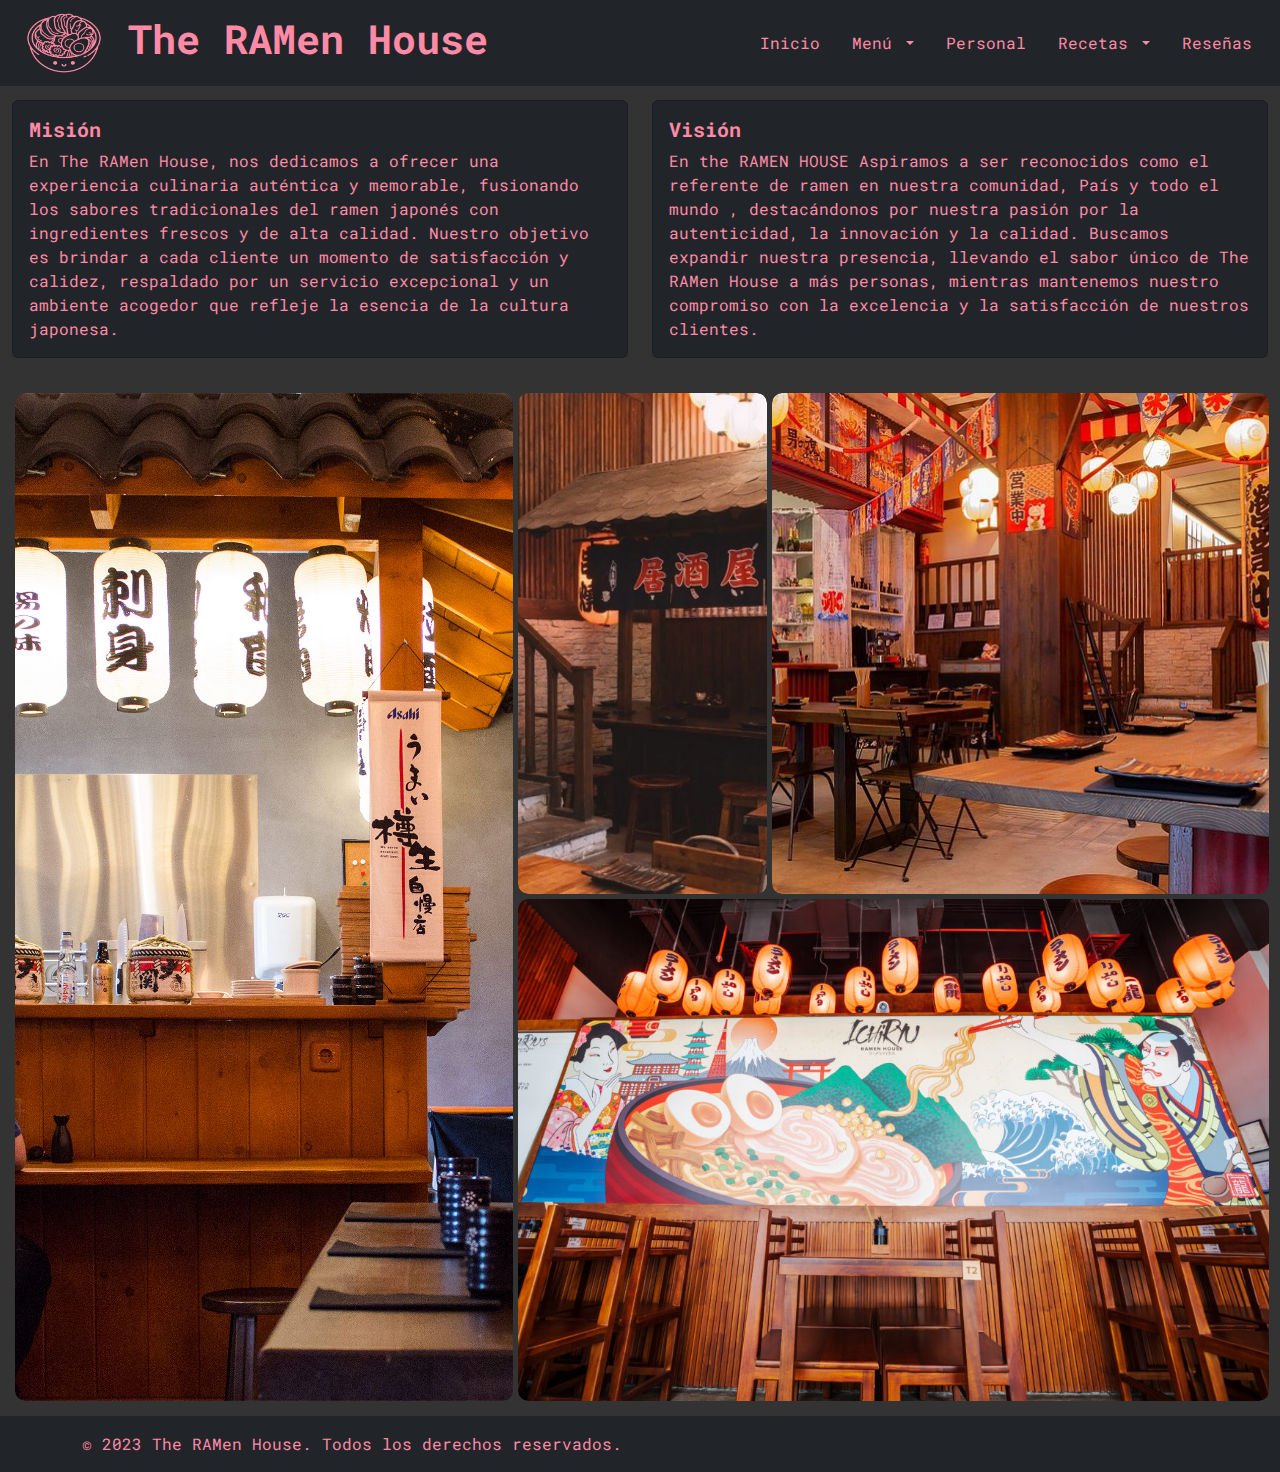
<file: index.html>
<!DOCTYPE html>
<html lang="es">
<head>
    <meta charset="UTF-8">
    <meta name="viewport" content="width=device-width, initial-scale=1.0">
    <title>The RAMen House</title>
    <meta name="description" content="Página Oficial del Restaurante The RAMen House">
    <meta name="keywords" content="Restaurante, Comida, Platillos">
    <meta name="author" content="Alison Saban">
    <meta property="og:title" content="The RAMen House">
    <meta property="og:description" content="Página Oficial del Restaurante The RAMen House">
    <meta property="og:image" content="imagen.jpg">
    <meta property="og:url" content="https://www.theramenhouse.com">
    <link rel="icon" href="imagenes/favicon.ico" type="image/x-icon">
    <link rel="stylesheet" href="styles.css">
    <link rel="preconnect" href="https://fonts.googleapis.com">
    <link rel="preconnect" href="https://fonts.gstatic.com" crossorigin>
    <link href="https://fonts.googleapis.com/css2?family=Roboto+Mono:ital,wght@0,400;0,700;1,400;1,700&display=swap" rel="stylesheet">
    <link href="https://cdn.jsdelivr.net/npm/bootstrap@5.3.3/dist/css/bootstrap.min.css" rel="stylesheet" integrity="sha384-QWTKZyjpPEjISv5WaRU9OFeRpok6YctnYmDr5pNlyT2bRjXh0JMhjY6hW+ALEwIH" crossorigin="anonymous">
<script src="https://cdn.jsdelivr.net/npm/bootstrap@5.3.3/dist/js/bootstrap.bundle.min.js" integrity="sha384-YvpcrYf0tY3lHB60NNkmXc5s9fDVZLESaAA55NDzOxhy9GkcIdslK1eN7N6jIeHz" crossorigin="anonymous"></script>   

</head>
<body>
    <nav class="navbar navbar-expand-md fixed-top bg-dark">
        <div class="container-fluid">
            <div class="container-fluid">
                <a class="navbar-brand fs-1" href="#">
                    <img src="imagenes/logo.webp" width="80" height="70">
                    The RAMen House 
                </a>
                    <button class="navbar-toggler" type="button" data-bs-toggle="collapse" data-bs-target= "#navbarCollapse" aria-controls="navbarCollapse" aria-expanded="false" aria-label="Toggle navigation">
                        <svg xmlns="http://www.w3.org/2000/svg" width="16" height="16" fill="currentColor" class="bi bi-list" viewBox="0 0 16 16">
                            <path fill-rule="evenodd" d="M2.5 12a.5.5 0 0 1 .5-.5h10a.5.5 0 0 1 0 1H3a.5.5 0 0 1-.5-.5m0-4a.5.5 0 0 1 .5-.5h10a.5.5 0 0 1 0 1H3a.5.5 0 0 1-.5-.5m0-4a.5.5 0 0 1 .5-.5h10a.5.5 0 0 1 0 1H3a.5.5 0 0 1-.5-.5"/>
                        </svg>
                    </button>
            </div>
            <div class="collapse navbar-collapse" id="navbarCollapse">
                <ul class="navbar-nav me-auto mb-2 mb-lg-0">
                    <li class="nav-item m-2">
                        <a class="nav-link active" aria-current="page" href="#">Inicio</a>
                    </li>
                    <li class="nav-item dropdown m-2">
                        <a class="nav-link dropdown-toggle" href="#" role="button" data-bs-toggle="dropdown" aria-expanded="false">
                        Menú
                        </a>
                        <ul class="dropdown-menu">
                            <li><a class="dropdown-item" href="menu/platos_fuertes.html">Platos fuertes</a></li>
                            <li><a class="dropdown-item" href="menu/postres.html">Postres</a></li>
                        </ul>
                    </li>
                    <li class="nav-item m-2">
                        <a class="nav-link" href="personal/personal.html">Personal</a>
                    </li>
                    <li class="nav-item dropdown m-2">
                        <a class="nav-link dropdown-toggle" href="#" role="button" data-bs-toggle="dropdown" aria-expanded="false">
                        Recetas
                        </a>
                        <ul class="dropdown-menu ">
                            <li><a class="dropdown-item" href="recetas/recetas-dulces.html">Recetas dulces</a></li>
                            <li><a class="dropdown-item" href="recetas/recetas-saladas.html">Recetas saladas</a></li>
                        </ul>
                    </li>
                    <li class="nav-item m-2">
                        <a class="nav-link" href="resenias/resenias.html">Reseñas</a>
                    </li>
                </ul>   
            </div>
        </div>
    </nav>
    <div class="container-fluid" style="margin-top: 100px !important;">
        <div class="row">
            <div class="col-12 col-md-6">
                <div class="card bg-dark">
                    <div class="card-body">
                        <h5 class="card-title">Misión</h5>
                        <p class="card-text">                        
                            <i>En The RAMen House</i>, nos dedicamos a ofrecer una experiencia culinaria auténtica y 
                            memorable, fusionando los sabores tradicionales del ramen japonés con ingredientes 
                            frescos y de alta calidad. Nuestro objetivo es brindar a cada cliente un momento de 
                            satisfacción y calidez, respaldado por un servicio excepcional y un ambiente acogedor 
                            que refleje la esencia de la cultura japonesa.
                        </p>
                    </div>
                </div>
            </div>
            <div class="col-12 col-md-6">
                <div class="card bg-dark">
                    <div class="card-body">
                        <h5 class="card-title">Visión</h5>
                        <p class="card-text">
                            En the RAMEN HOUSE Aspiramos a ser reconocidos como el referente de ramen en nuestra comunidad, País y todo el mundo ,
                            destacándonos por nuestra pasión por la autenticidad, la innovación y la calidad.
                            Buscamos expandir nuestra presencia, llevando el sabor único de The RAMen House a
                            más personas, mientras mantenemos nuestro compromiso con la excelencia y la
                            satisfacción de nuestros clientes.
                        </p>
                    </div>
                </div>
            </div>

        </div>
    </div>

    <div class="imagenes" >
        <div class="area-a"><img src="imagenes/imagen_restaurante_1.jpg" alt="Interior del restaurante The RAMen House"></div>
        <div class="area-b"><img src="imagenes/imagen_restaurante_4.jpg" alt="Plato de ramen servido en The RAMen House"></div>
        <div class="area-c"><img src="imagenes/imagen_restaurante_3.jpg" alt="Chef preparando ramen en The RAMen House"></div>
        <div class="area-d"><img src="imagenes/imagen_restaurante_2.jpg" alt="Clientes disfrutando de su comida en The RAMen House"></div>
    </div>

    <footer class="footer mt-auto py-3 bg-dark">
        <div class="container">
            <span class="text-body">
                &copy; 2023 The RAMen House. Todos los derechos reservados.
            </span>
        </div>
    </footer>
</body>
</html>
</file>
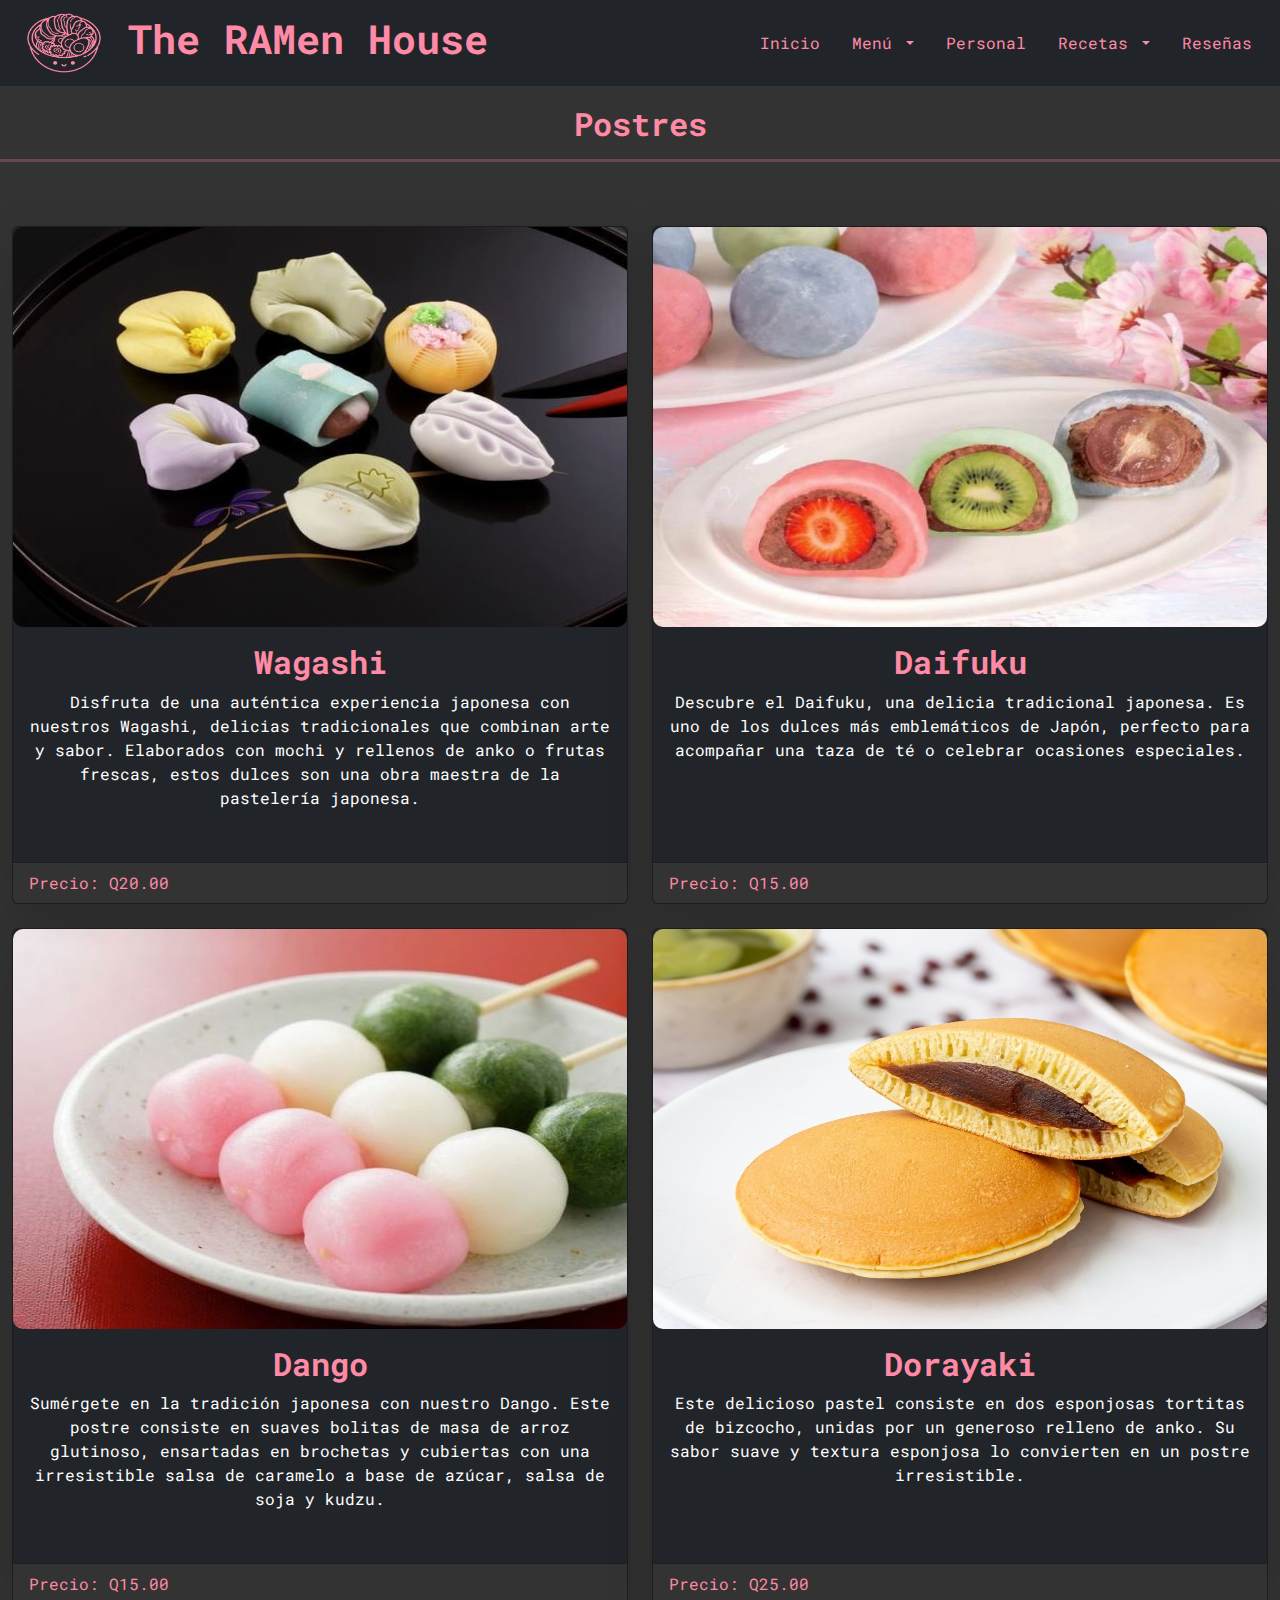
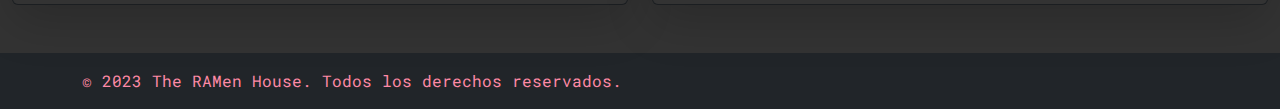
<file: menu/postres.html>
<!DOCTYPE html>
<html lang="es">
<head>
    <meta charset="UTF-8">
    <meta name="viewport" content="width=device-width, initial-scale=1.0">
    <title>The RAMen House</title>
    <meta name="description" content="Página Oficial del Restaurante The RAMen House">
    <meta name="keywords" content="Restaurante, Comida, Platillos">
    <meta name="author" content="Alison Saban">
    <meta property="og:title" content="The RAMen House">
    <meta property="og:description" content="Página Oficial del Restaurante The RAMen House">
    <meta property="og:image" content="imagen.jpg">
    <meta property="og:url" content="https://www.theramenhouse.com">
    <link rel="icon" href="imagenes/favicon.ico" type="image/x-icon">
    <link rel="stylesheet" href="../styles.css">
    <link rel="preconnect" href="https://fonts.googleapis.com">
    <link rel="preconnect" href="https://fonts.gstatic.com" crossorigin>
    <link href="https://fonts.googleapis.com/css2?family=Roboto+Mono:ital,wght@0,400;0,700;1,400;1,700&display=swap" rel="stylesheet">
    <link href="https://cdn.jsdelivr.net/npm/bootstrap@5.3.3/dist/css/bootstrap.min.css" rel="stylesheet" integrity="sha384-QWTKZyjpPEjISv5WaRU9OFeRpok6YctnYmDr5pNlyT2bRjXh0JMhjY6hW+ALEwIH" crossorigin="anonymous">
<script src="https://cdn.jsdelivr.net/npm/bootstrap@5.3.3/dist/js/bootstrap.bundle.min.js" integrity="sha384-YvpcrYf0tY3lHB60NNkmXc5s9fDVZLESaAA55NDzOxhy9GkcIdslK1eN7N6jIeHz" crossorigin="anonymous"></script>            
</head>
<body>
    <nav class="navbar navbar-expand-md fixed-top bg-dark" style="min-width: 530px;">
        <div class="container-fluid">
            <div class="container-fluid">
                <a class="navbar-brand fs-1" href="#">
                    <img src="../imagenes/logo.webp" width="80" height="70">
                    The RAMen House 
                </a>
                <button class="navbar-toggler" type="button" data-bs-toggle="collapse" data-bs-target= "#navbarCollapse" aria-controls="navbarCollapse" aria-expanded="false" aria-label="Toggle navigation">
                    <svg xmlns="http://www.w3.org/2000/svg" width="16" height="16" fill="currentColor" class="bi bi-list" viewBox="0 0 16 16">
                        <path fill-rule="evenodd" d="M2.5 12a.5.5 0 0 1 .5-.5h10a.5.5 0 0 1 0 1H3a.5.5 0 0 1-.5-.5m0-4a.5.5 0 0 1 .5-.5h10a.5.5 0 0 1 0 1H3a.5.5 0 0 1-.5-.5m0-4a.5.5 0 0 1 .5-.5h10a.5.5 0 0 1 0 1H3a.5.5 0 0 1-.5-.5"/>
                    </svg>
                </button>
            </div>
            <div class="collapse navbar-collapse" id="navbarCollapse">
                <ul class="navbar-nav me-auto mb-2 mb-lg-0">
                    <li class="nav-item m-2">
                        <a class="nav-link " aria-current="page" href="../index.html">Inicio</a>
                    </li>
                    <li class="nav-item dropdown m-2">
                        <a class="nav-link dropdown-toggle" href="#" role="button" data-bs-toggle="dropdown" aria-expanded="false">
                        Menú
                        </a>
                        <ul class="dropdown-menu">
                            <li><a class="dropdown-item" href="../menu/platos_fuertes.html">Platos fuertes</a></li>
                            <li><a class="dropdown-item active" href="#">Postres</a></li>
                        </ul>
                    </li>
                    <li class="nav-item m-2">
                        <a class="nav-link" href="../personal/personal.html">Personal</a>
                    </li>
                    <li class="nav-item dropdown m-2">
                        <a class="nav-link dropdown-toggle" href="#" role="button" data-bs-toggle="dropdown" aria-expanded="false">
                        Recetas
                        </a>
                        <ul class="dropdown-menu ">
                            <li><a class="dropdown-item active" href="../recetas/recetas-dulces.html">Recetas dulces</a></li>
                            <li><a class="dropdown-item" href="..recetas/recetas-saladas.html">Recetas saladas</a></li>
                        </ul>
                    </li>
                    <li class="nav-item m-2">
                        <a class="nav-link" href="../resenias/resenias.html">Reseñas</a>
                    </li>
                </ul>   
            </div>
        </div>
    </nav>
    
    <h2 class="titulo">Postres</h2> 
    <hr class="thick-hr">

    <div class="container-fluid py-5">
        <div class="row row-cols-1 row-cols-md-2 g-4">
            <div class="col">
                <div class="card bg-dark h-100 shadow-lg">
                    <img src="../imagenes/wagashi-pastelería-japonesa.jpg" class="menu-img" alt="Wagashi">
                    <div class="card-body text-center">
                        <h2 class="card-title">Wagashi</h2>
                        <p class="text-white">
                            Disfruta de una auténtica experiencia japonesa con nuestros Wagashi, delicias tradicionales que combinan arte y sabor. Elaborados con mochi y rellenos de anko o frutas frescas, estos dulces son una obra maestra de la pastelería japonesa.
                        </p>
                    </div>
                    <ul class="list-group list-group-flush">
                        <li class="list-group-item">Precio: Q20.00</li>
                    </ul>
                </div>
            </div>

            <div class="col">
                <div class="card bg-dark h-100 shadow-lg">
                    <img src="../imagenes/daifuku-mochi.jpg" class="menu-img" alt="Daifuku">
                    <div class="card-body text-center">
                        <h2 class="card-title">Daifuku</h2>
                        <p class="text-white">
                            Descubre el Daifuku, una delicia tradicional japonesa. Es uno de los dulces más emblemáticos de Japón, perfecto para acompañar una taza de té o celebrar ocasiones especiales.
                        </p>
                    </div>
                    <ul class="list-group list-group-flush ">
                        <li class="list-group-item">Precio: Q15.00</li>
                    </ul>
                </div>
            </div>

            <div class="col">
                <div class="card bg-dark h-100 shadow-lg">
                    <img src="../imagenes/dango.jpg" class="menu-img" alt="Dango">
                    <div class="card-body text-center">
                        <h2 class="card-title">Dango</h2>
                        <p class="text-white">
                            Sumérgete en la tradición japonesa con nuestro Dango. Este postre consiste en suaves bolitas de masa de arroz glutinoso, ensartadas en brochetas y cubiertas con una irresistible salsa de caramelo a base de azúcar, salsa de soja y kudzu.
                        </p>
                    </div>
                    <ul class="list-group list-group-flush ">
                        <li class="list-group-item">Precio: Q15.00</li>
                    </ul>
                </div>
            </div>

            <div class="col">
                <div class="card bg-dark h-100 shadow-lg">
                    <img src="../imagenes/dorayaki.jpg" class="menu-img" alt="Dorayaki">
                    <div class="card-body text-center">
                        <h2 class="card-title">Dorayaki</h2>
                        <p class="text-white">
                            Este delicioso pastel consiste en dos esponjosas tortitas de bizcocho, unidas por un generoso relleno de anko. Su sabor suave y textura esponjosa lo convierten en un postre irresistible.
                        </p>
                    </div>
                    <ul class="list-group list-group-flush ">
                        <li class="list-group-item">Precio: Q25.00</li>
                    </ul>
                </div>
            </div>
        </div>
    </div>



    <footer class="footer mt-auto py-3 bg-dark">
        <div class="container">
            <span class="text-body">
                &copy; 2023 The RAMen House. Todos los derechos reservados.
            </span>
        </div>
    </footer>
</body>
</html>
</file>
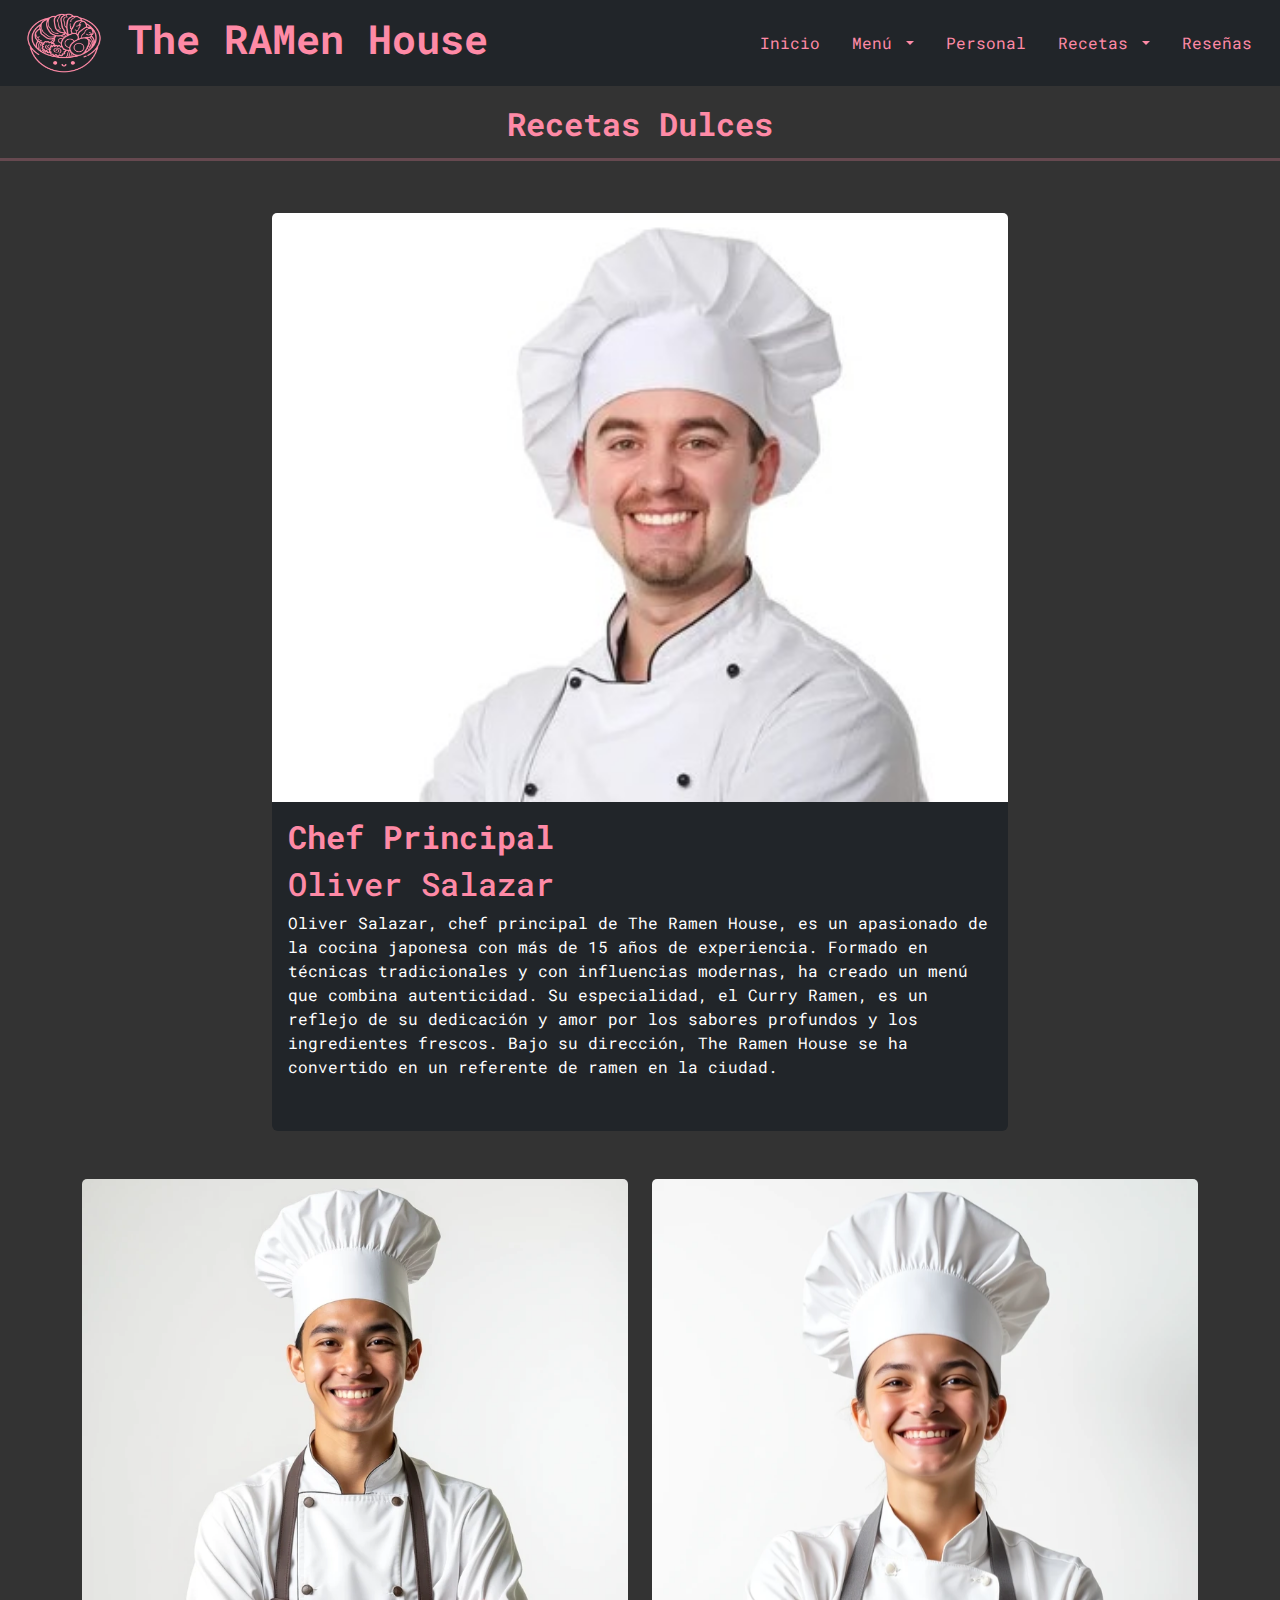
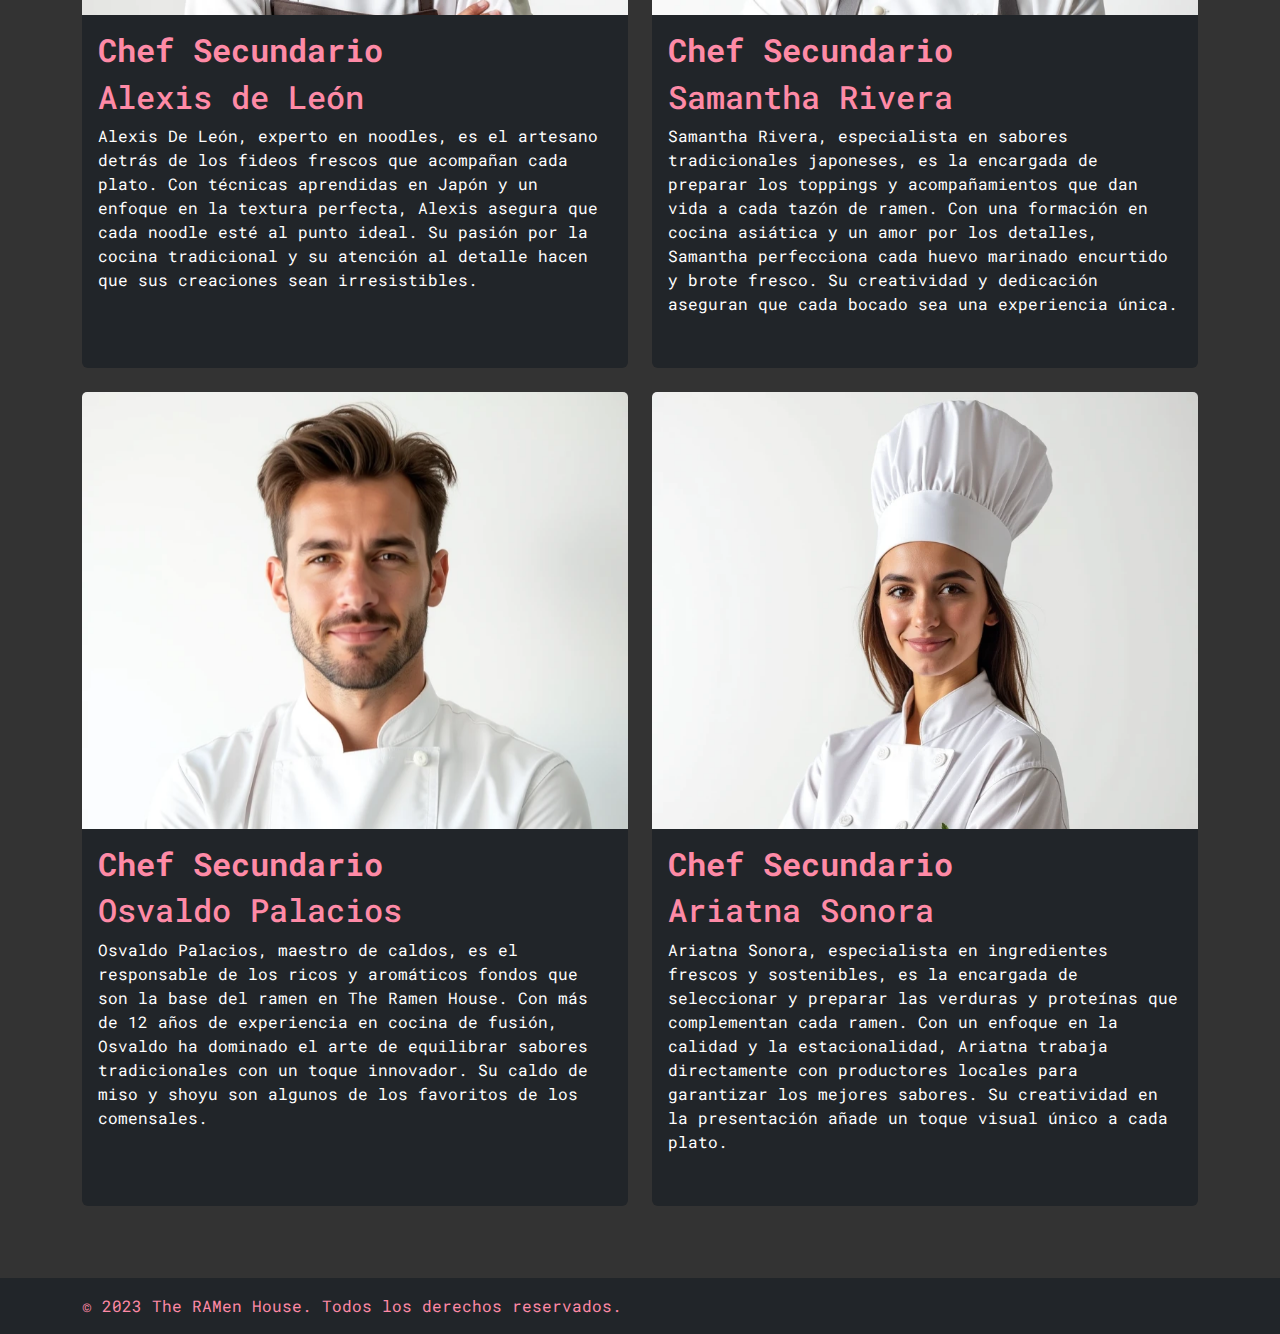
<file: personal/personal.html>
<!DOCTYPE html>
<html lang="es">
<head>
    <meta charset="UTF-8">
    <meta name="viewport" content="width=device-width, initial-scale=1.0">
    <title>The RAMen House</title>
    <meta name="description" content="Página Oficial del Restaurante The RAMen House">
    <meta name="keywords" content="Restaurante, Comida, Platillos">
    <meta name="author" content="Alison Saban">
    <meta property="og:title" content="The RAMen House">
    <meta property="og:description" content="Página Oficial del Restaurante The RAMen House">
    <meta property="og:image" content="imagen.jpg">
    <meta property="og:url" content="https://www.theramenhouse.com">
    <link rel="icon" href="../imagenes/favicon.ico" type="image/x-icon">
    <link rel="stylesheet" href="../styles.css">
    <link rel="preconnect" href="https://fonts.googleapis.com">
    <link rel="preconnect" href="https://fonts.gstatic.com" crossorigin>
    <link href="https://fonts.googleapis.com/css2?family=Roboto+Mono:ital,wght@0,400;0,700;1,400;1,700&display=swap" rel="stylesheet">
    <link href="https://cdn.jsdelivr.net/npm/bootstrap@5.3.3/dist/css/bootstrap.min.css" rel="stylesheet" integrity="sha384-QWTKZyjpPEjISv5WaRU9OFeRpok6YctnYmDr5pNlyT2bRjXh0JMhjY6hW+ALEwIH" crossorigin="anonymous">
<script src="https://cdn.jsdelivr.net/npm/bootstrap@5.3.3/dist/js/bootstrap.bundle.min.js" integrity="sha384-YvpcrYf0tY3lHB60NNkmXc5s9fDVZLESaAA55NDzOxhy9GkcIdslK1eN7N6jIeHz" crossorigin="anonymous"></script>            
</head>
<body>
    <nav class="navbar navbar-expand-md fixed-top bg-dark" style="min-width: 530px;">
        <div class="container-fluid">
            <div class="container-fluid">
                <a class="navbar-brand fs-1" href="#">
                    <img src="../imagenes/logo.webp" width="80" height="70">
                    The RAMen House 
                </a>
                <button class="navbar-toggler" type="button" data-bs-toggle="collapse" data-bs-target= "#navbarCollapse" aria-controls="navbarCollapse" aria-expanded="false" aria-label="Toggle navigation">
                    <svg xmlns="http://www.w3.org/2000/svg" width="16" height="16" fill="currentColor" class="bi bi-list" viewBox="0 0 16 16">
                        <path fill-rule="evenodd" d="M2.5 12a.5.5 0 0 1 .5-.5h10a.5.5 0 0 1 0 1H3a.5.5 0 0 1-.5-.5m0-4a.5.5 0 0 1 .5-.5h10a.5.5 0 0 1 0 1H3a.5.5 0 0 1-.5-.5m0-4a.5.5 0 0 1 .5-.5h10a.5.5 0 0 1 0 1H3a.5.5 0 0 1-.5-.5"/>
                    </svg>
                </button>
            </div>
            <div class="collapse navbar-collapse" id="navbarCollapse">
                <ul class="navbar-nav me-auto mb-2 mb-lg-0">
                    <li class="nav-item m-2">
                        <a class="nav-link " aria-current="page" href="../index.html">Inicio</a>
                    </li>
                    <li class="nav-item dropdown m-2">
                        <a class="nav-link dropdown-toggle" href="#" role="button" data-bs-toggle="dropdown" aria-expanded="false">
                        Menú
                        </a>
                        <ul class="dropdown-menu">
                            <li><a class="dropdown-item" href="../menu/platos_fuertes.html">Platos fuertes</a></li>
                            <li><a class="dropdown-item" href="../menu/postres.html">Postres</a></li>
                        </ul>
                    </li>
                    <li class="nav-item m-2">
                        <a class="nav-link active" href="#">Personal</a>
                    </li>
                    <li class="nav-item dropdown m-2">
                        <a class="nav-link dropdown-toggle" href="#" role="button" data-bs-toggle="dropdown" aria-expanded="false">
                        Recetas
                        </a>
                        <ul class="dropdown-menu ">
                            <li><a class="dropdown-item" href="../recetas/recetas-dulces.html">Recetas dulces</a></li>
                            <li><a class="dropdown-item" href="../recetas/recetas-saladas.html">Recetas saladas</a></li>
                        </ul>
                    </li>
                    <li class="nav-item m-2">
                        <a class="nav-link" href="../resenias/resenias.html">Reseñas</a>
                    </li>
                </ul>   
            </div>
        </div>
    </nav>
    
    <h2 class="titulo">Recetas Dulces</h2>
    <hr class="thick-hr my-1">

    <div class="container py-5">
        <div class="row justify-content-center mb-5">
            <div class="col-md-8">
                <div class="card bg-dark border-0 h-100 d-flex flex-column">
                    <img src="../imagenes/chef_principal.jpg" class="card-img-top" alt="Chef Oliver Salazar">
                    <div class="card-body d-flex flex-column">
                        <h2 class="card-title">Chef Principal</h2>
                        <h2 class="card-text">Oliver Salazar</h2>
                        <p class="text-white flex-grow-1">
                            Oliver Salazar, chef principal de <b><i>The Ramen House</i></b>, es un apasionado de la cocina japonesa con más de 15 años de experiencia. Formado en técnicas tradicionales y con influencias modernas, ha creado un menú que combina autenticidad. Su especialidad, el Curry Ramen, es un reflejo de su dedicación y amor por los sabores profundos y los ingredientes frescos. Bajo su dirección, <b><i>The Ramen House</i></b> se ha convertido en un referente de ramen en la ciudad.
                        </p>
                    </div>
                </div>
            </div>
        </div>

        <div class="row">
            <div class="col-md-6 mb-4 d-flex">
                <div class="card bg-dark border-0 h-100 d-flex flex-column flex-fill">
                    <img src="../imagenes/chef_alexis.png" class="card-img-top" alt="Chef Alexis de León">
                    <div class="card-body d-flex flex-column">
                        <h2 class="card-title">Chef Secundario</h2>
                        <h2 class="card-text">Alexis de León</h2>
                        <p class="text-white flex-grow-1">
                            Alexis De León, experto en noodles, es el artesano detrás de los fideos frescos que acompañan cada plato. Con técnicas aprendidas en Japón y un enfoque en la textura perfecta, Alexis asegura que cada noodle esté al punto ideal. Su pasión por la cocina tradicional y su atención al detalle hacen que sus creaciones sean irresistibles.
                        </p>
                    </div>
                </div>
            </div>

            <div class="col-md-6 mb-4 d-flex">
                <div class="card bg-dark border-0 h-100 d-flex flex-column flex-fill">
                    <img src="../imagenes/chef_samantha.png" class="card-img-top" alt="Chef Samantha Rivera">
                    <div class="card-body d-flex flex-column">
                        <h2 class="card-title">Chef Secundario</h2>
                        <h2 class="card-text">Samantha Rivera</h2>
                        <p class="text-white flex-grow-1">
                            Samantha Rivera, especialista en sabores tradicionales japoneses, es la encargada de preparar los toppings y acompañamientos que dan vida a cada tazón de ramen. Con una formación en cocina asiática y un amor por los detalles, Samantha perfecciona cada huevo marinado encurtido y brote fresco. Su creatividad y dedicación aseguran que cada bocado sea una experiencia única.
                        </p>
                    </div>
                </div>
            </div>

            <div class="col-md-6 mb-4 d-flex">
                <div class="card bg-dark border-0 h-100 d-flex flex-column flex-fill">
                    <img src="../imagenes/chef_osvaldo.png" class="card-img-top" alt="Chef Osvaldo Palacios">
                    <div class="card-body d-flex flex-column">
                        <h2 class="card-title">Chef Secundario</h2>
                        <h2 class="card-text">Osvaldo Palacios</h2>
                        <p class="text-white flex-grow-1">
                            Osvaldo Palacios, maestro de caldos, es el responsable de los ricos y aromáticos fondos que son la base del ramen en The Ramen House. Con más de 12 años de experiencia en cocina de fusión, Osvaldo ha dominado el arte de equilibrar sabores tradicionales con un toque innovador. Su caldo de miso y shoyu son algunos de los favoritos de los comensales.
                        </p>
                    </div>
                </div>
            </div>

            <div class="col-md-6 mb-4 d-flex">
                <div class="card bg-dark border-0 h-100 d-flex flex-column flex-fill">
                    <img src="../imagenes/chef_ariatna.png" class="card-img-top" alt="Chef Ariatna Sonora">
                    <div class="card-body d-flex flex-column">
                        <h2 class="card-title">Chef Secundario</h2>
                        <h2 class="card-text">Ariatna Sonora</h2>
                        <p class="text-white flex-grow-1">
                            Ariatna Sonora, especialista en ingredientes frescos y sostenibles, es la encargada de seleccionar y preparar las verduras y proteínas que complementan cada ramen. Con un enfoque en la calidad y la estacionalidad, Ariatna trabaja directamente con productores locales para garantizar los mejores sabores. Su creatividad en la presentación añade un toque visual único a cada plato.
                        </p>
                    </div>
                </div>
            </div>
        </div>
    </div>
    
    <footer class="footer mt-auto py-3 bg-dark">
        <div class="container">
            <span class="text-body">
                &copy; 2023 The RAMen House. Todos los derechos reservados.
            </span>
        </div>
    </footer>
</body>
</html>
</file>
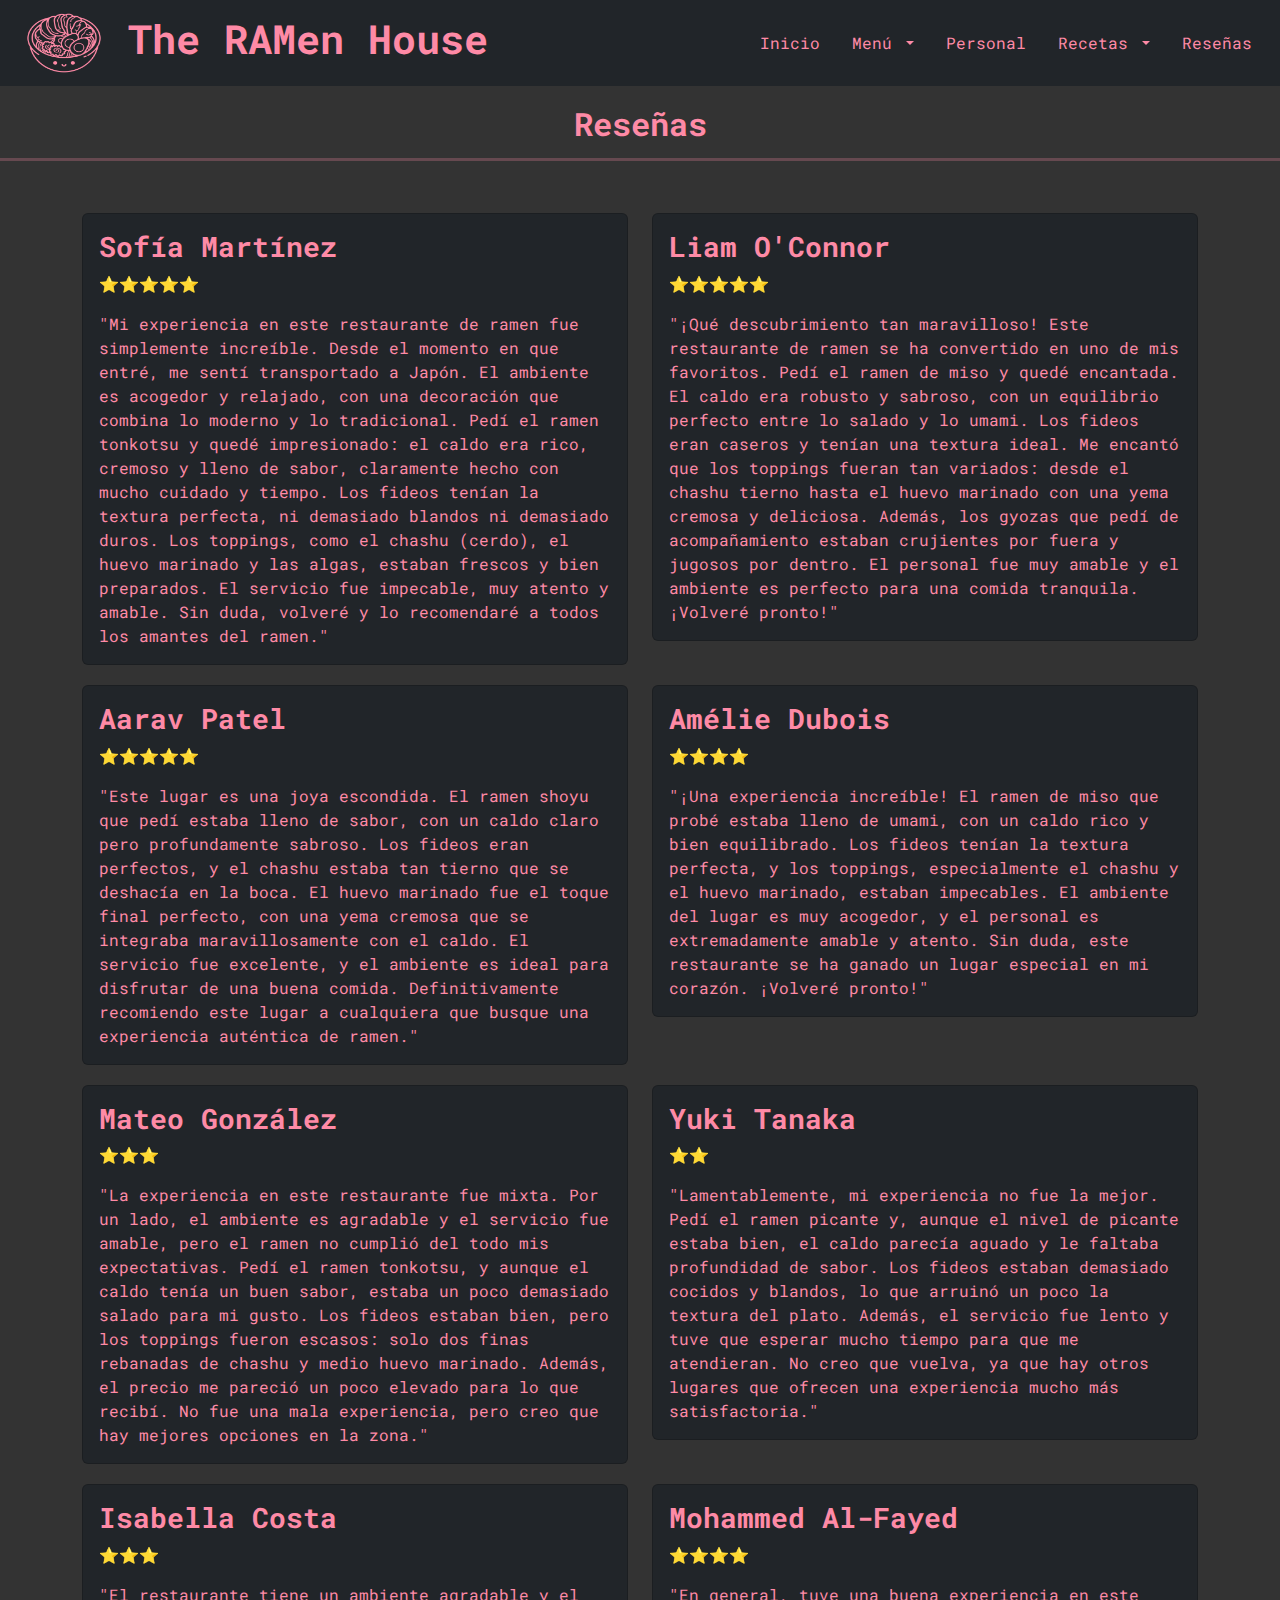
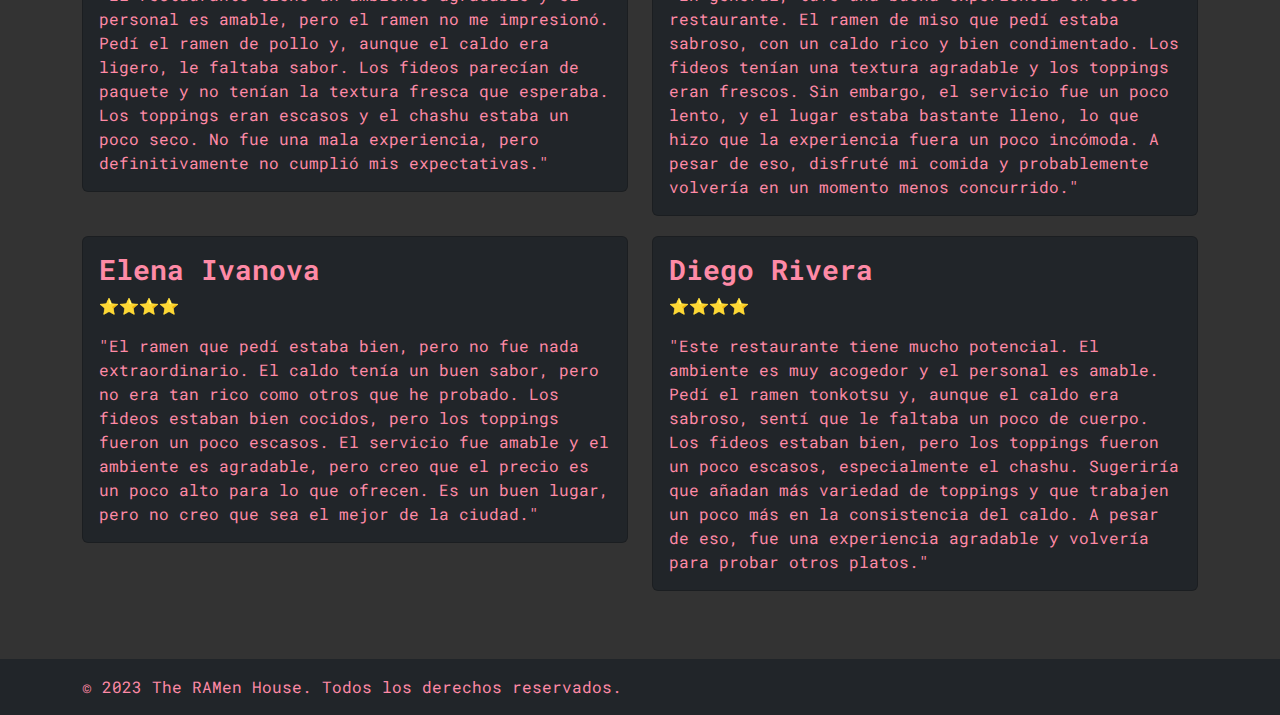
<file: resenias/resenias.html>
<!DOCTYPE html>
<html lang="es">
<head>
    <meta charset="UTF-8">
    <meta name="viewport" content="width=device-width, initial-scale=1.0">
    <title>The RAMen House</title>
    <meta name="description" content="Página Oficial del Restaurante The RAMen House">
    <meta name="keywords" content="Restaurante, Comida, Platillos">
    <meta name="author" content="Alison Saban">
    <meta property="og:title" content="The RAMen House">
    <meta property="og:description" content="Página Oficial del Restaurante The RAMen House">
    <meta property="og:image" content="imagen.jpg">
    <meta property="og:url" content="https://www.theramenhouse.com">
    <link rel="icon" href="imagenes/favicon.ico" type="image/x-icon">
    <link rel="stylesheet" href="../styles.css">
    <link rel="preconnect" href="https://fonts.googleapis.com">
    <link rel="preconnect" href="https://fonts.gstatic.com" crossorigin>
    <link href="https://fonts.googleapis.com/css2?family=Roboto+Mono:ital,wght@0,400;0,700;1,400;1,700&display=swap" rel="stylesheet">
    <link href="https://cdn.jsdelivr.net/npm/bootstrap@5.3.3/dist/css/bootstrap.min.css" rel="stylesheet" integrity="sha384-QWTKZyjpPEjISv5WaRU9OFeRpok6YctnYmDr5pNlyT2bRjXh0JMhjY6hW+ALEwIH" crossorigin="anonymous">
<script src="https://cdn.jsdelivr.net/npm/bootstrap@5.3.3/dist/js/bootstrap.bundle.min.js" integrity="sha384-YvpcrYf0tY3lHB60NNkmXc5s9fDVZLESaAA55NDzOxhy9GkcIdslK1eN7N6jIeHz" crossorigin="anonymous"></script>            
</head>

<body>
    <nav class="navbar navbar-expand-md fixed-top bg-dark" style="min-width: 530px;">
        <div class="container-fluid">
            <div class="container-fluid">
                <a class="navbar-brand fs-1" href="#">
                    <img src="../imagenes/logo.webp" width="80" height="70">
                    The RAMen House 
                </a>
                <button class="navbar-toggler" type="button" data-bs-toggle="collapse" data-bs-target= "#navbarCollapse" aria-controls="navbarCollapse" aria-expanded="false" aria-label="Toggle navigation">
                    <svg xmlns="http://www.w3.org/2000/svg" width="16" height="16" fill="currentColor" class="bi bi-list" viewBox="0 0 16 16">
                        <path fill-rule="evenodd" d="M2.5 12a.5.5 0 0 1 .5-.5h10a.5.5 0 0 1 0 1H3a.5.5 0 0 1-.5-.5m0-4a.5.5 0 0 1 .5-.5h10a.5.5 0 0 1 0 1H3a.5.5 0 0 1-.5-.5m0-4a.5.5 0 0 1 .5-.5h10a.5.5 0 0 1 0 1H3a.5.5 0 0 1-.5-.5"/>
                    </svg>
                </button>
            </div>
            <div class="collapse navbar-collapse" id="navbarCollapse">
                <ul class="navbar-nav me-auto mb-2 mb-lg-0">
                    <li class="nav-item m-2">
                        <a class="nav-link " aria-current="page" href="../index.html">Inicio</a>
                    </li>
                    <li class="nav-item dropdown m-2">
                        <a class="nav-link dropdown-toggle" href="#" role="button" data-bs-toggle="dropdown" aria-expanded="false">
                        Menú
                        </a>
                        <ul class="dropdown-menu">
                            <li><a class="dropdown-item" href="../menu/platos_fuertes.html">Platos fuertes</a></li>
                            <li><a class="dropdown-item" href="../menu/postres.html">Postres</a></li>
                        </ul>
                    </li>
                    <li class="nav-item m-2">
                        <a class="nav-link" href="../personal/personal.html">Personal</a>
                    </li>
                    <li class="nav-item dropdown m-2">
                        <a class="nav-link dropdown-toggle" href="#" role="button" data-bs-toggle="dropdown" aria-expanded="false">
                        Recetas
                        </a>
                        <ul class="dropdown-menu ">
                            <li><a class="dropdown-item" href="../recetas/recetas-dulces.html">Recetas dulces</a></li>
                            <li><a class="dropdown-item" href="../recetas/recetas-saladas.html">Recetas saladas</a></li>
                        </ul>
                    </li>
                    <li class="nav-item m-2">
                        <a class="nav-link active" href="#">Reseñas</a>
                    </li>
                </ul>   
            </div>
        </div>
    </nav>

    <h2 class="titulo">Reseñas</h2>
    <hr class="thick-hr my-1">

    <div class="container py-5">
        <div class="row">
            <div class="col-md-6">
                <div class="card bg-dark">
                    <div class="card-body">
                        <h3 class="card-title encabezados">Sofía Martínez</h3>
                        <p class="encabezados">⭐️⭐️⭐️⭐️⭐️</p>
                        <p class="card-text texto">"Mi experiencia en este restaurante de ramen fue simplemente increíble. Desde el momento en que entré, me sentí transportado a Japón. 
                            El ambiente es acogedor y relajado, con una decoración que combina lo moderno y lo tradicional. Pedí el ramen tonkotsu y quedé 
                            impresionado: el caldo era rico, cremoso y lleno de sabor, claramente hecho con mucho cuidado y tiempo. Los fideos tenían la textura perfecta, 
                            ni demasiado blandos ni demasiado duros. Los toppings, como el chashu (cerdo), el huevo marinado y las algas, estaban frescos y bien preparados.
                            El servicio fue impecable, muy atento y amable. Sin duda, volveré y lo recomendaré a todos los amantes del ramen."
                        </p>
                    </div>
                </div>
            </div>

            <div class="col-md-6">
                <div class="card bg-dark">
                    <div class="card-body">
                        <h3 class="card-title encabezados">Liam O'Connor</h3>
                        <p class="encabezados">⭐️⭐️⭐️⭐️⭐️</p>
                        <p class="card-text texto">"¡Qué descubrimiento tan maravilloso! Este restaurante de ramen se ha convertido en uno de mis favoritos. Pedí el ramen de miso 
                            y quedé encantada. El caldo era robusto y sabroso, con un equilibrio perfecto entre lo salado y lo umami. Los fideos eran caseros y tenían una 
                            textura ideal. Me encantó que los toppings fueran tan variados: desde el chashu tierno hasta el huevo marinado con una yema cremosa y deliciosa. 
                            Además, los gyozas que pedí de acompañamiento estaban crujientes por fuera y jugosos por dentro. El personal fue muy amable y el ambiente es 
                            perfecto para una comida tranquila. ¡Volveré pronto!"
                        </p>
                    </div>
                </div>
            </div>

            <div class="col-md-6">
                <div class="card bg-dark">
                    <div class="card-body">
                        <h3 class="card-title encabezados">Aarav Patel</h3>
                        <p class="encabezados">⭐️⭐️⭐️⭐️⭐️</p>
                        <p class="card-text texto">
                            "Este lugar es una joya escondida. El ramen shoyu que pedí estaba lleno de sabor, con un caldo claro pero profundamente sabroso.
                            Los fideos eran perfectos, y el chashu estaba tan tierno que se deshacía en la boca. El huevo marinado fue el toque final perfecto, 
                            con una yema cremosa que se integraba maravillosamente con el caldo. El servicio fue excelente, y el ambiente es ideal para disfrutar 
                            de una buena comida. Definitivamente recomiendo este lugar a cualquiera que busque una experiencia auténtica de ramen."
                        </p>
                    </div>
                </div>
            </div>

            <div class="col-md-6">
                <div class="card bg-dark">
                    <div class="card-body">
                        <h3 class="card-title encabezados">Amélie Dubois</h3>
                        <p class="encabezados">⭐️⭐️⭐️⭐️</p>
                        <p class="card-text texto">
                            "¡Una experiencia increíble! El ramen de miso que probé estaba lleno de umami, con un caldo rico y bien equilibrado. Los fideos tenían 
                            la textura perfecta, y los toppings, especialmente el chashu y el huevo marinado, estaban impecables. El ambiente del lugar es muy acogedor, y el 
                            personal es extremadamente amable y atento. Sin duda, este restaurante se ha ganado un lugar especial en mi corazón. ¡Volveré pronto!"
                        </p>
                    </div>
                </div>
            </div>

            <div class="col-md-6">
                <div class="card bg-dark">
                    <div class="card-body">
                        <h3 class="card-title encabezados">Mateo González</h3>
                        <p class="encabezados">⭐️⭐️⭐️</p>
                        <p class="card-text texto">
                            "La experiencia en este restaurante fue mixta. Por un lado, el ambiente es agradable y el servicio fue amable, pero el ramen no cumplió 
                            del todo mis expectativas. Pedí el ramen tonkotsu, y aunque el caldo tenía un buen sabor, estaba un poco demasiado salado para mi gusto. Los fideos 
                            estaban bien, pero los toppings fueron escasos: solo dos finas rebanadas de chashu y medio huevo marinado. Además, el precio me pareció un poco elevado
                            para lo que recibí. No fue una mala experiencia, pero creo que hay mejores opciones en la zona."
                        </p>
                    </div>
                </div>
            </div>

            <div class="col-md-6">
                <div class="card bg-dark">
                    <div class="card-body">
                        <h3 class="card-title encabezados">Yuki Tanaka</h3>
                        <p class="encabezados">⭐️⭐️</p>
                        <p class="card-text texto">
                            "Lamentablemente, mi experiencia no fue la mejor. Pedí el ramen picante y, aunque el nivel de picante estaba bien, el caldo parecía aguado 
                            y le faltaba profundidad de sabor. Los fideos estaban demasiado cocidos y blandos, lo que arruinó un poco la textura del plato. Además, el servicio fue
                            lento y tuve que esperar mucho tiempo para que me atendieran. No creo que vuelva, ya que hay otros lugares que ofrecen una experiencia mucho más satisfactoria."
                        </p>
                    </div>
                </div>
            </div>

            <div class="col-md-6">
                <div class="card bg-dark">
                    <div class="card-body">
                        <h3 class="card-title encabezados">Isabella Costa</h3>
                        <p class="encabezados">⭐️⭐️⭐️</p>
                        <p class="card-text texto">
                            "El restaurante tiene un ambiente agradable y el personal es amable, pero el ramen no me impresionó. Pedí el ramen de pollo y, aunque el caldo 
                            era ligero, le faltaba sabor. Los fideos parecían de paquete y no tenían la textura fresca que esperaba. Los toppings eran escasos y el chashu estaba un poco 
                            seco. No fue una mala experiencia, pero definitivamente no cumplió mis expectativas."
                        </p>
                    </div>
                </div>
            </div>

            <div class="col-md-6">
                <div class="card bg-dark">
                    <div class="card-body">
                        <h3 class="card-title encabezados">Mohammed Al-Fayed</h3>
                        <p class="encabezados">⭐️⭐️⭐️⭐️</p>
                        <p class="card-text texto">
                            "En general, tuve una buena experiencia en este restaurante. El ramen de miso que pedí estaba sabroso, con un caldo rico y bien condimentado. 
                            Los fideos tenían una textura agradable y los toppings eran frescos. Sin embargo, el servicio fue un poco lento, y el lugar estaba bastante lleno, lo que hizo
                            que la experiencia fuera un poco incómoda. A pesar de eso, disfruté mi comida y probablemente volvería en un momento menos concurrido."
                        </p>
                    </div>
                </div>
            </div>

            <div class="col-md-6">
                <div class="card bg-dark">
                    <div class="card-body">
                        <h3 class="card-title encabezados">Elena Ivanova</h3>
                        <p class="encabezados">⭐️⭐️⭐️⭐️</p>
                        <p class="card-text texto">
                            "El ramen que pedí estaba bien, pero no fue nada extraordinario. El caldo tenía un buen sabor, pero no era tan rico como otros que he probado. 
                            Los fideos estaban bien cocidos, pero los toppings fueron un poco escasos. El servicio fue amable y el ambiente es agradable, pero creo que el precio es un 
                            poco alto para lo que ofrecen. Es un buen lugar, pero no creo que sea el mejor de la ciudad."
                        </p>
                    </div>
                </div>
            </div>

            <div class="col-md-6">
                <div class="card bg-dark">
                    <div class="card-body">
                        <h3 class="card-title encabezados">Diego Rivera</h3>
                        <p class="encabezados">⭐️⭐️⭐️⭐️</p>
                        <p class="card-text texto">
                            "Este restaurante tiene mucho potencial. El ambiente es muy acogedor y el personal es amable. Pedí el ramen tonkotsu y, aunque el caldo era 
                            sabroso, sentí que le faltaba un poco de cuerpo. Los fideos estaban bien, pero los toppings fueron un poco escasos, especialmente el chashu. Sugeriría que 
                            añadan más variedad de toppings y que trabajen un poco más en la consistencia del caldo. A pesar de eso, fue una experiencia agradable y volvería para probar 
                            otros platos."
                        </p>
                    </div>
                </div>
            </div>
        </div>
    </div>

    <footer class="footer mt-auto py-3 bg-dark">
        <div class="container">
            <span class="text-body">
                &copy; 2023 The RAMen House. Todos los derechos reservados.
            </span>
        </div>
    </footer>
</body>
</html>
</file>
<file: styles.css>
* {
    font-family: "Roboto Mono", monospace;
    font-optical-sizing: auto;
    font-weight: 400;
    font-style: normal;
    margin: 0;
    padding: 0;
    box-sizing: border-box;
}
.container-fluid svg {
    width: 25px;
    height: 25px;
    fill: rgb(254, 138, 166);
    border-color : rgb(254, 138, 166) !important;
    border-radius: 50%;

}

body {
    background-color: #333 !important;
    color: rgb(254, 138, 166);
    min-width: 530px;
}

.navbar-brand {
    color: rgb(254, 138, 166) !important;
    font-size: 1.5rem;
    font-weight: bold;
}


.navbar-brand:hover {
    color: #f6456e !important;
    transition: color 0.8s ease;
}
.dropdown-menu {
    background-color: #444 !important;
}

.nav-link,
.dropdown-item {
    color: rgb(254, 138, 166) !important;

}

.nav-link:hover,
.dropdown-item:hover {
    background-color: rgba(253, 61, 106, 0.2) !important;
    border-radius: 10px!important;
    transition: background-color 0.5s ease;
}

.footer .text-body {
    color: rgb(254, 138, 166) !important;
}

.card {
    background-color: #444;
    border: none;
    margin-bottom: 20px;
    transition: transform 0.5s ease, box-shadow 0.5s ease, background-color 0.5s ease;
}

.card:hover {
    background-color: rgba(253, 61, 106, 0.2) !important;
    transform: translateY(-5px);
    box-shadow: 0 10px 20px rgba(0, 0, 0, 0.3);
}

.card-title {
    color: rgb(254, 138, 166) !important;
    font-weight: bold;
}

.card-text {
    color: rgb(254, 138, 166);
}

.titulo {
    text-align: center;
    font-weight: bold;
    color: #fe8aa6;
    margin: 15px;
    padding-top: 90px;
}

hr.thick-hr {
    border: 0;
    height: 3px;
    background-color: rgb(254, 138, 166);
}

.imagenes {
    display: grid;
    gap: 5px;
    grid-template-areas: "a b c"
                         "a d d";
    grid-template-columns: 2fr 1fr 2fr;
    grid-template-rows: 1fr 1fr;
    width: 98%;
    margin: 15px;
}

.imagenes > div {
    text-align: center;
    border-radius: 10px;
    overflow: hidden;
}

.imagenes > div > img {
    object-fit: cover;
    width: 100%;
    height: 100%;
    border-radius: 10px;
    transition: transform 0.5s ease, box-shadow 0.5s ease;
}

.imagenes > div > img:hover {
    transform: translateY(-10px);
    box-shadow: 0 10px 20px rgba(0, 0, 0, 0.3);
}

.area-a { grid-area: a; }
.area-b { grid-area: b; }
.area-c { grid-area: c; }
.area-d { grid-area: d; }

@media (max-width: 768px) {
    .imagenes {
        grid-template-areas: "a"
                             "b"
                             "c"
                             "d";
        grid-template-columns: 1fr;
        grid-template-rows: repeat(4, auto);
    }
}

@media (min-width: 800px) and (max-width: 1024px) {
    .imagenes {
        grid-template-areas: "a b"
                             "a d"
                             "c d";
        grid-template-columns: 1fr 1fr;
        grid-template-rows: repeat(3, auto);
    }
}

.recipe-img {
    max-width: 400px;
    height: auto;
    border-radius: 10px;
}

.menu-img {
    max-height: 400px;
    height: auto;
    border-radius: 10px;
}

.list-group-item {
    color: rgb(254, 138, 166) !important;
}

.list-group-item {
    background-color:  #333!important;
}

.table thead th {
    background-color: #242424!important;
    color: rgb(254, 138, 166) !important;
    padding: 12px 15px!important;
    text-align: left!important;
}

.table tbody td {
    background-color: #242424!important;
    padding: 12px 15px!important;
    border-bottom: 1px solid #ddd!important;
    color: rgb(254, 138, 166) !important;
}




  .receta {
    background-color: #242424;
    border-radius: 15px;
    color: rgb(254, 138, 166);
    padding: 25px;
    margin-bottom: 40px;
    box-shadow: 0 3px 10px rgba(0,0,0,0.1);
    border: 1px solid #ffebee;
  }
  
  .receta h2 {
    color: rgb(254, 138, 166);
    margin-top: 0;
    padding-bottom: 10px;
    border-bottom: 2px solid #ffcdd2;
  }
  
  .descripcion {
    color: rgb(254, 138, 166);
    margin-bottom: 20px;
  }
  
  .imagen-receta {
    max-width: 100%;
    height: auto;
    border-radius: 8px;
    margin: 15px 0;
    display: block;
    box-shadow: 0 3px 6px rgba(0,0,0,0.1);
  }
  

  .seccion-ingredientes,
  .seccion-preparacion {
    margin: 25px 0;
  }
  
  .seccion-ingredientes h3,
  .seccion-preparacion h3 {
    color: #d32f2f;
    margin-bottom: 15px;
  }
  
  .receta ul,
  .receta ol {
    padding-left: 20px;
  }
  
  .receta li {
    margin-bottom: 8px;
  }
  
  @media (max-width: 768px) {
    .recetas-container {
      padding: 10px;
    }
    
    .receta {
      padding: 15px;
    }
  }
</file>
